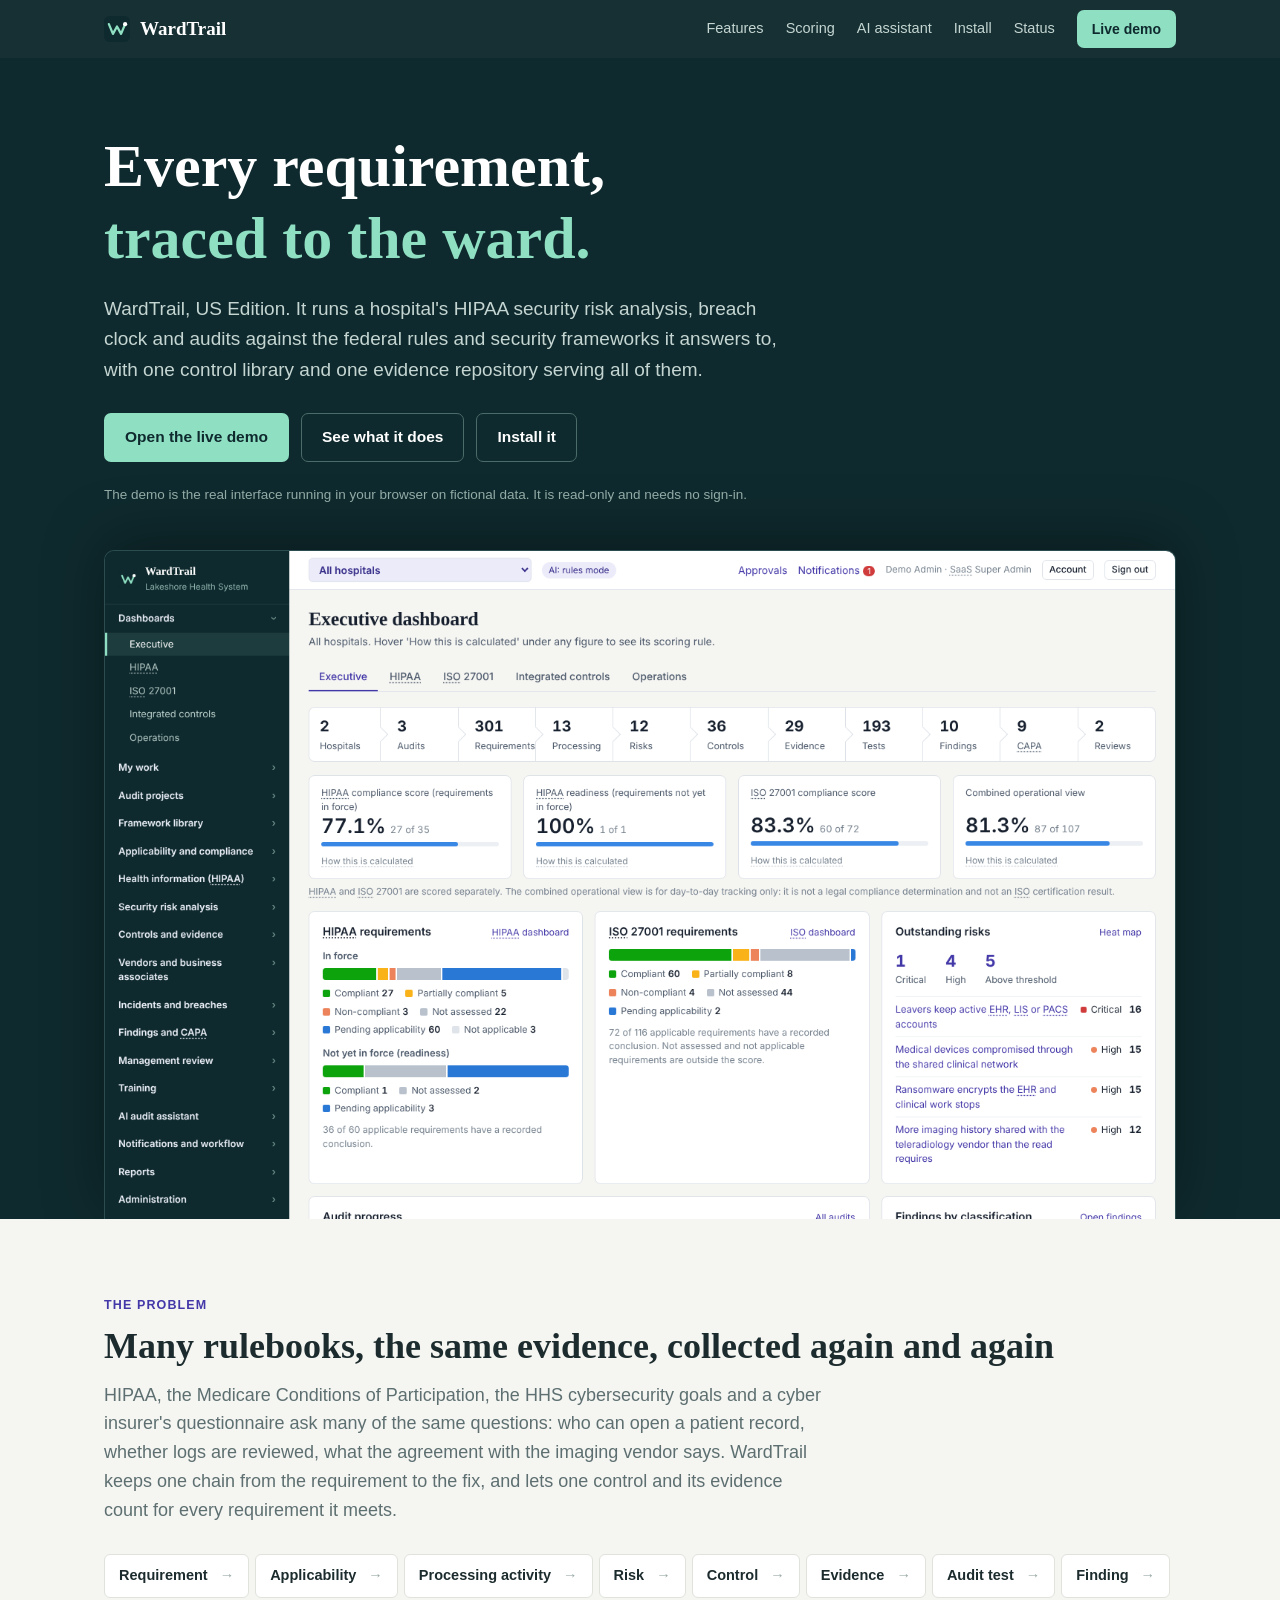
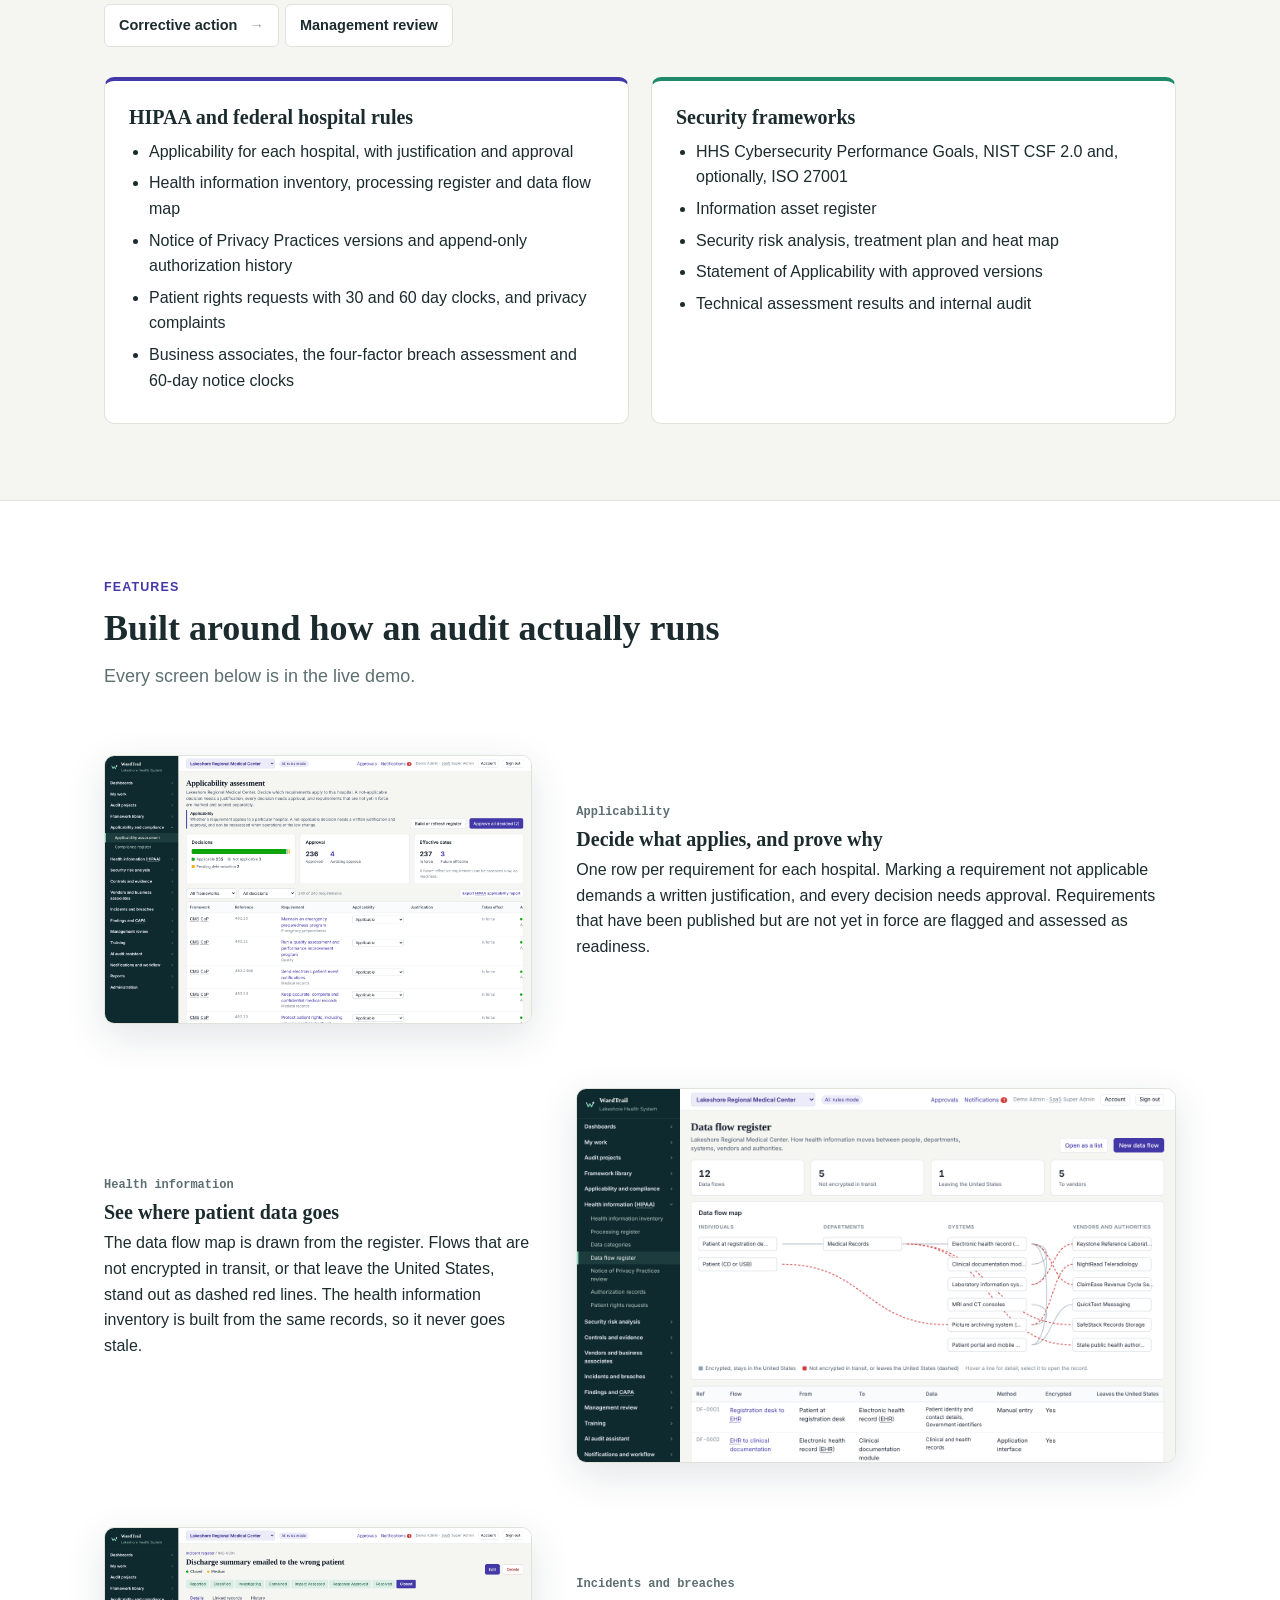
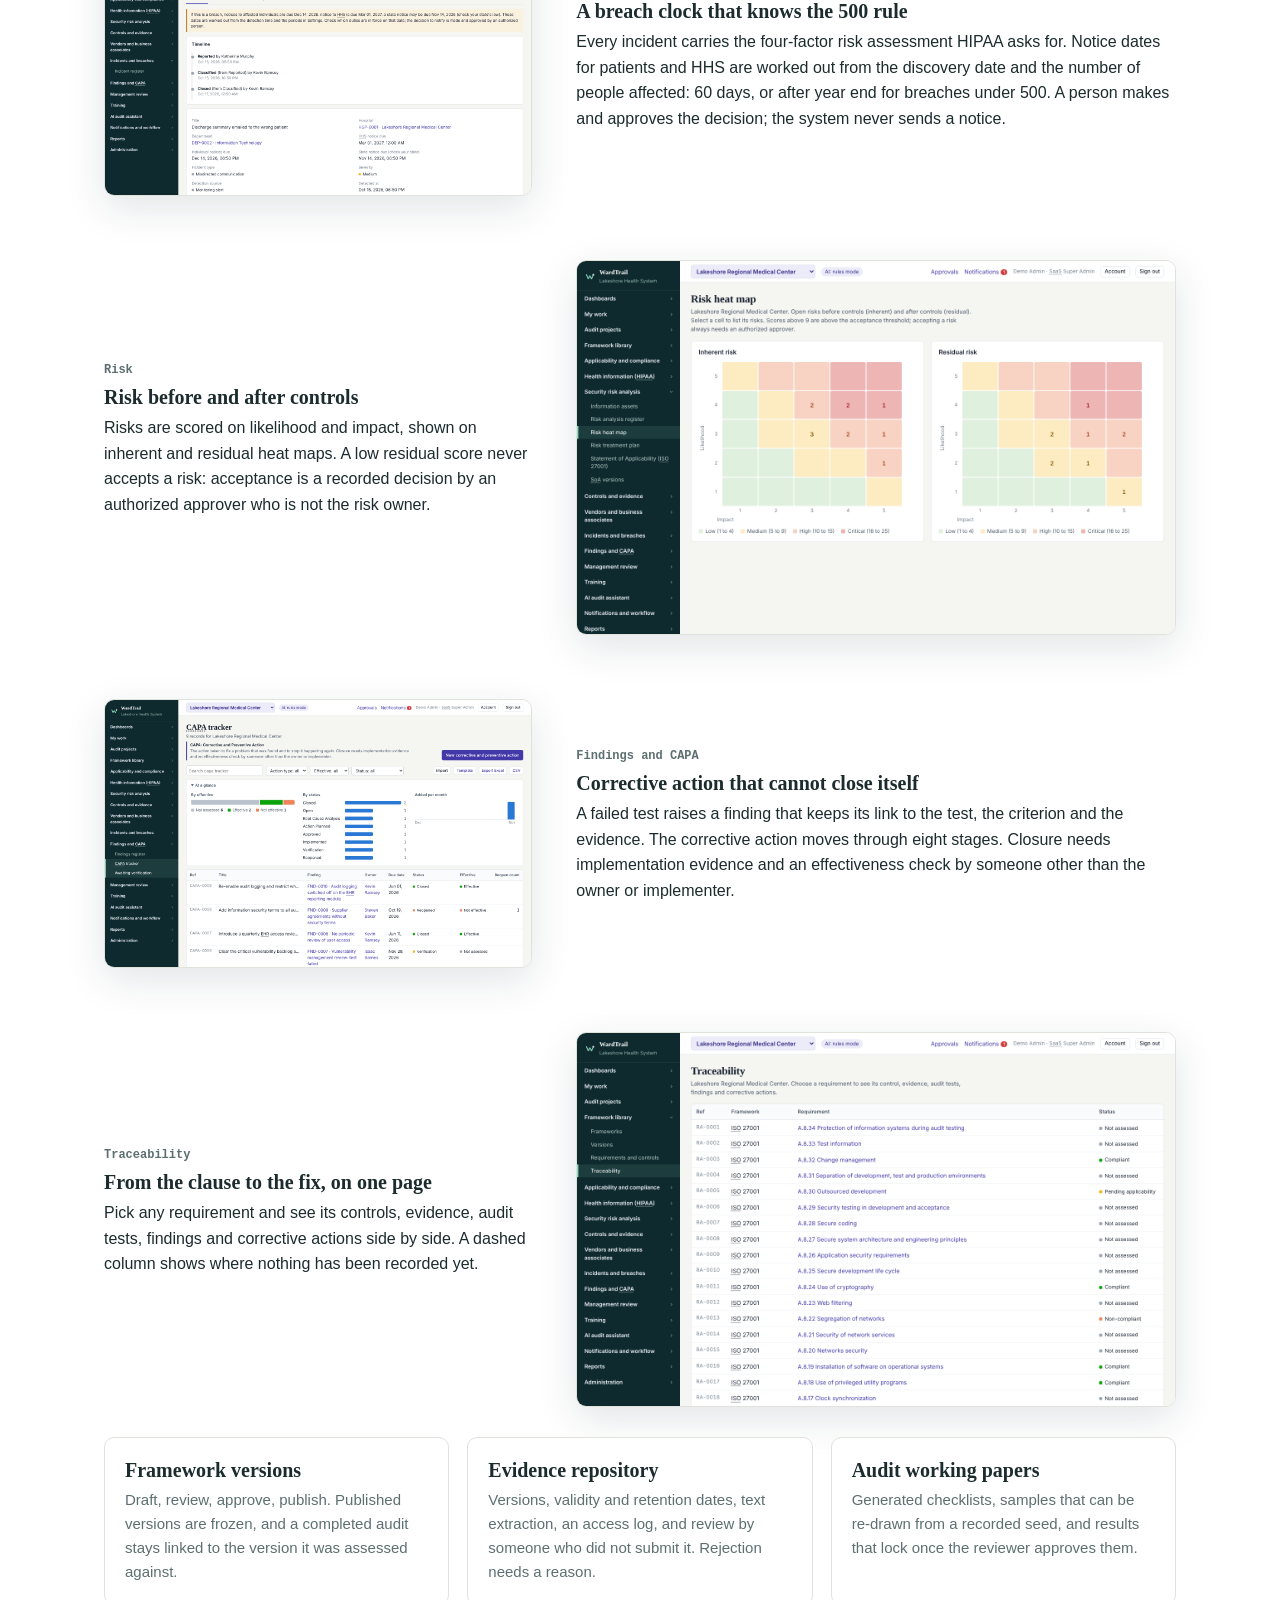
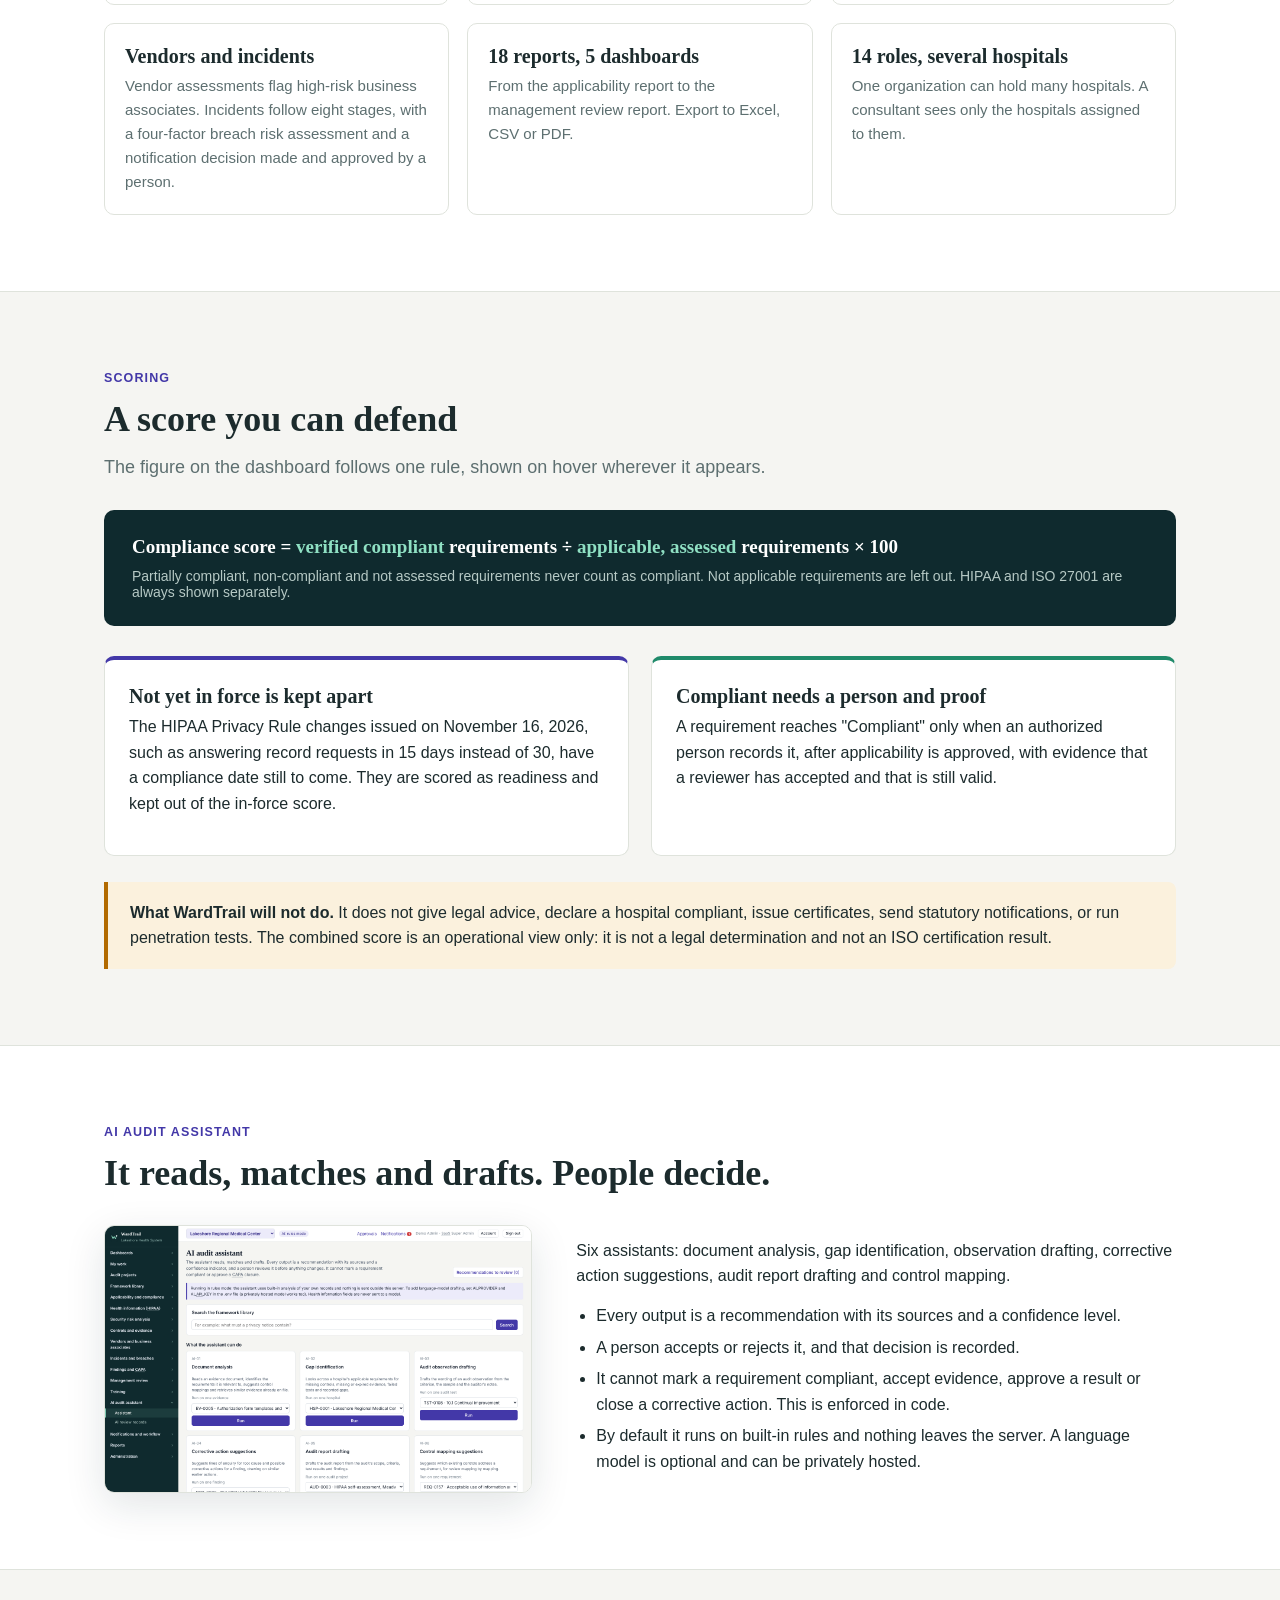
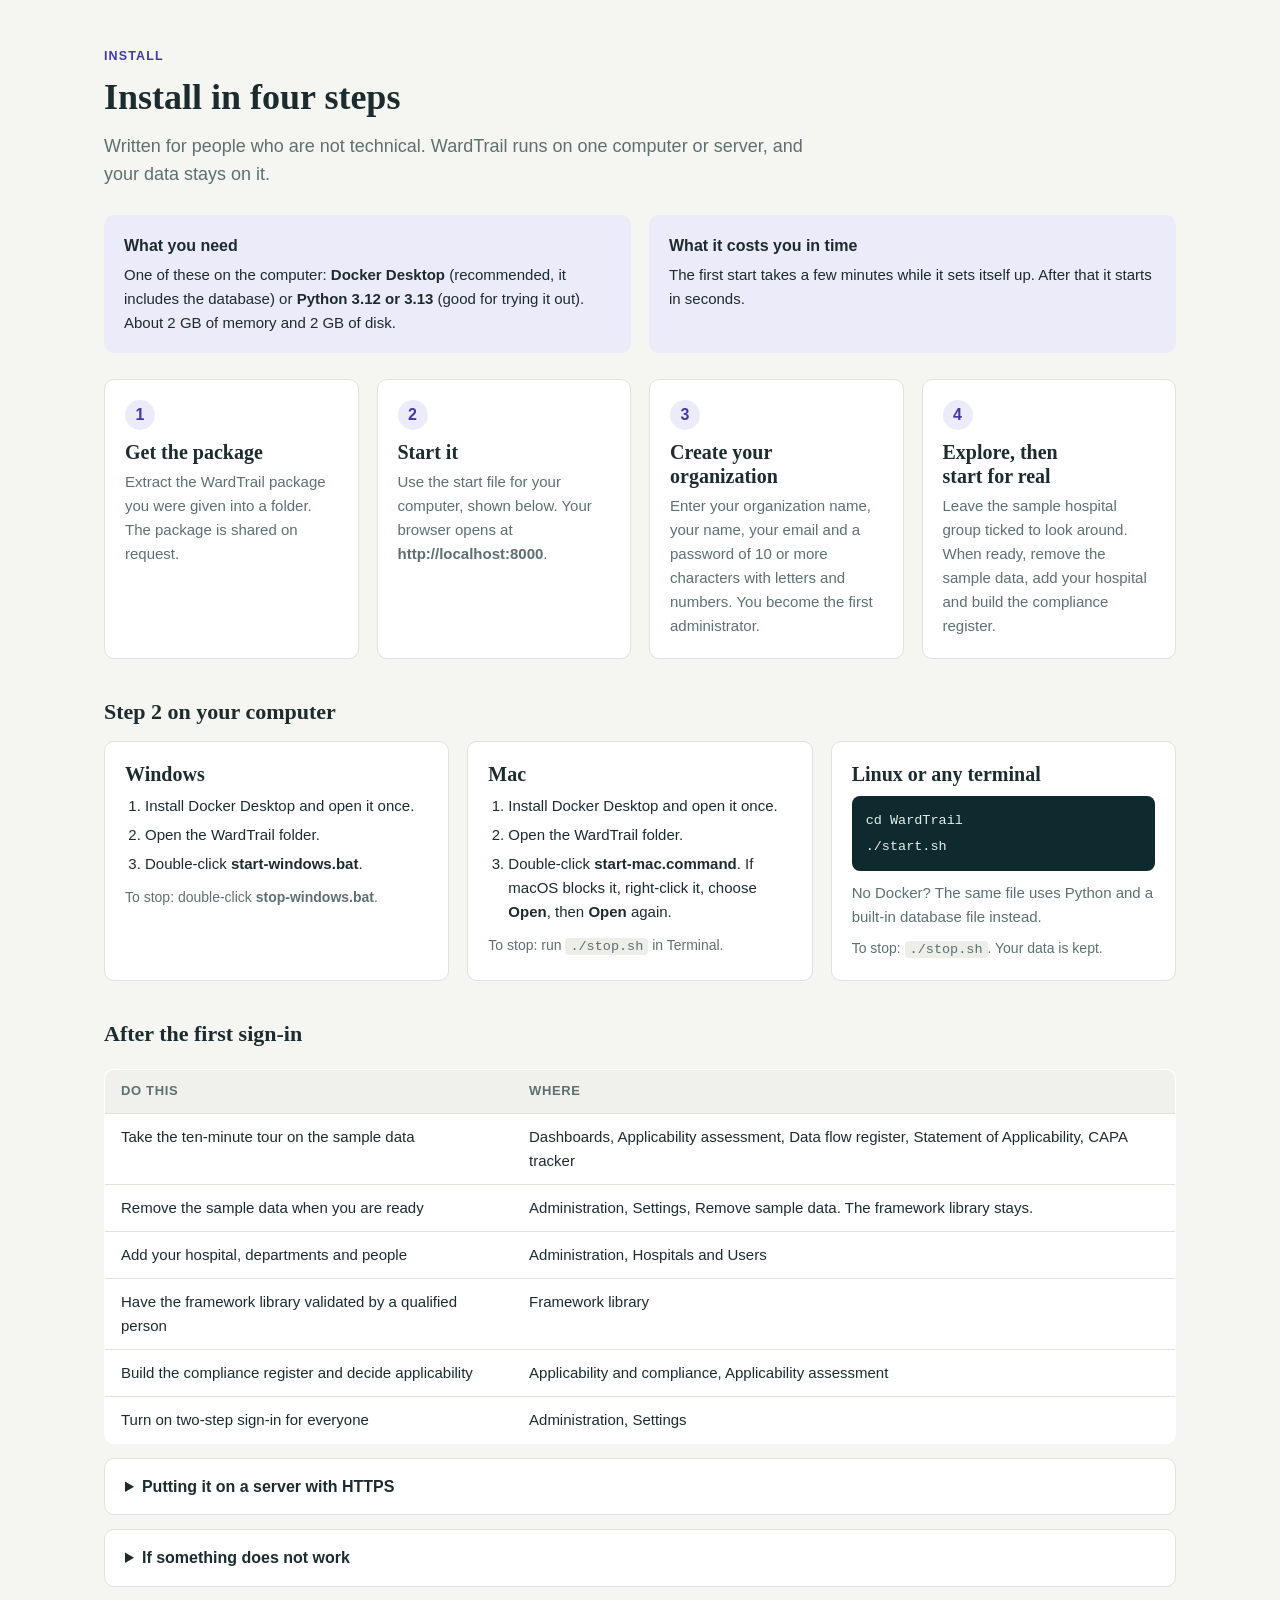
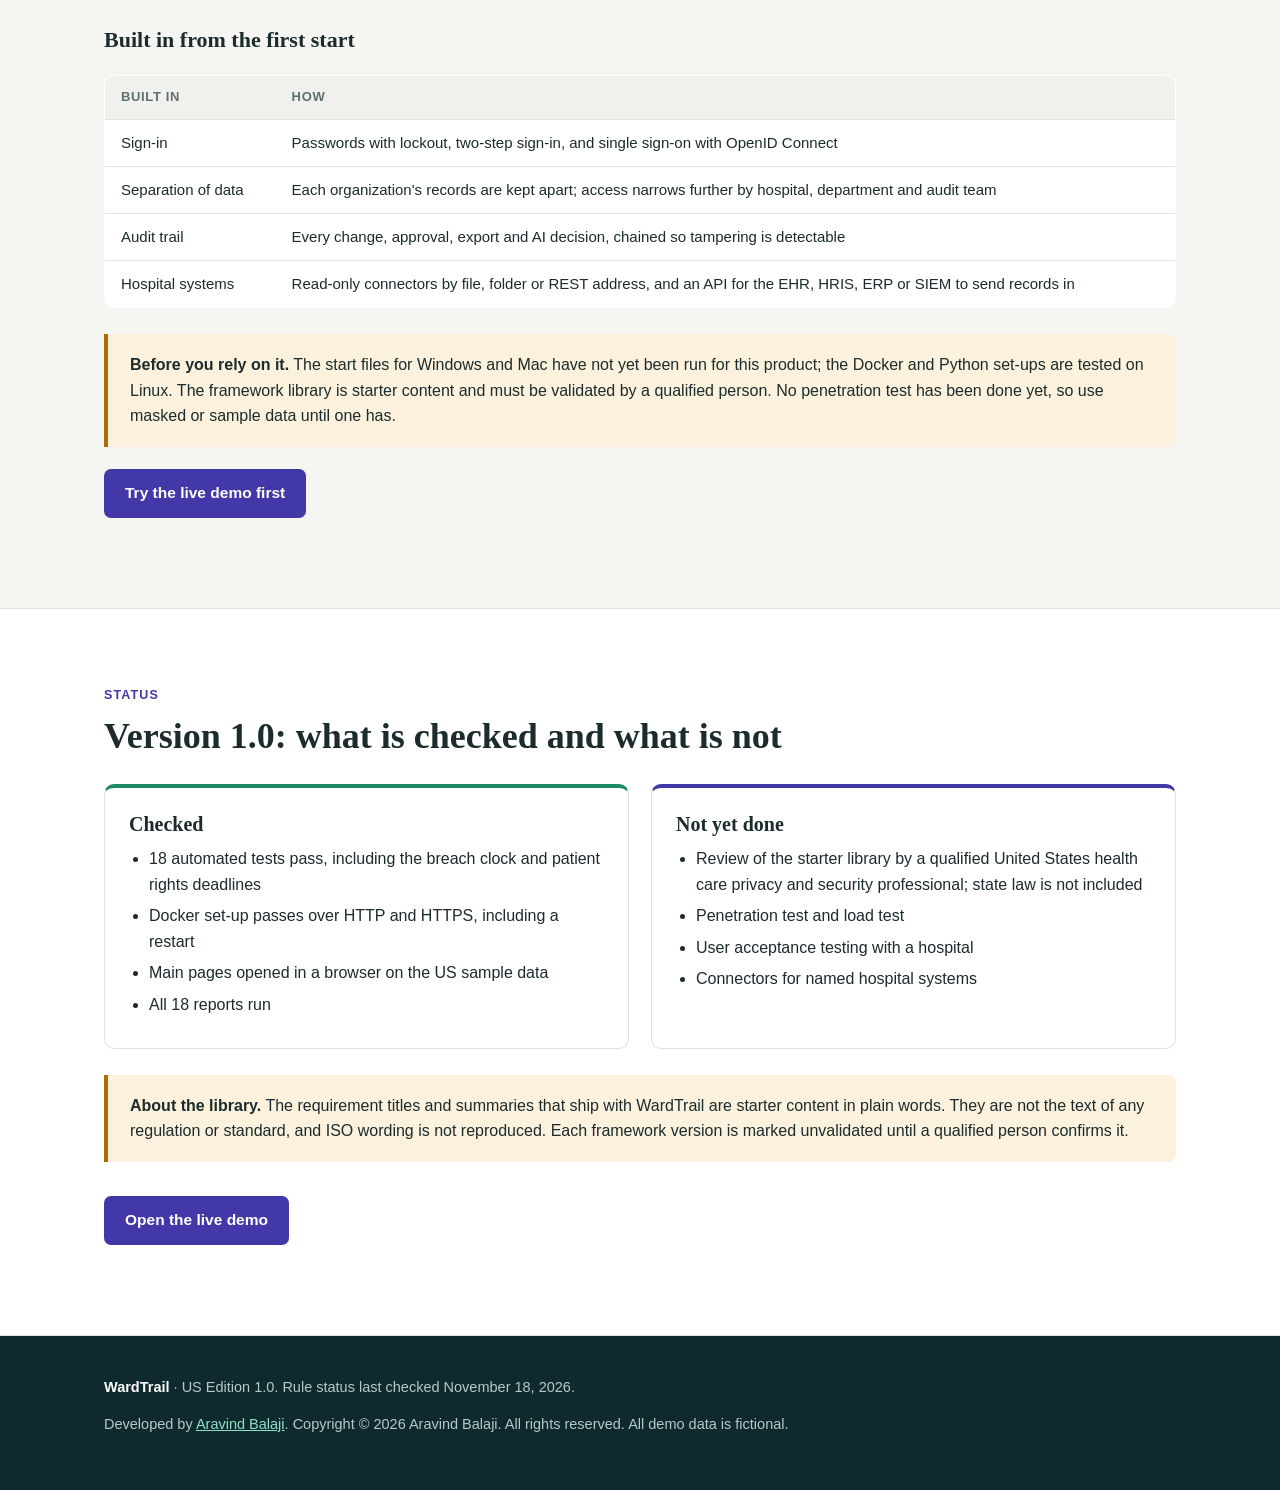
<file: index.html>
<!doctype html>
<html lang="en">
<head>
<meta charset="utf-8">
<meta name="viewport" content="width=device-width, initial-scale=1">
<title>WardTrail: HIPAA and federal compliance audits for United States hospitals</title>
<meta name="description" content="WardTrail runs a hospital's HIPAA security risk analysis, breach clock and federal compliance audits in one place, with one control library and one evidence repository. US Edition. Try the live demo.">
<link rel="icon" href="demo/static/favicon.svg">
<style>
:root { --ink: #0f2a2e; --ink2: #17393e; --paper: #f5f5f2; --card: #fff; --line: #dfe3dc; --text: #1c2b2d; --muted: #5d6f70; --iris: #4338a8; --iris-soft: #ecebfa; --mint: #8fe0c3; --warn: #b26a00; --warn-soft: #fbf1dd;
  --serif: "Iowan Old Style", "Palatino Linotype", Palatino, Georgia, serif; --sans: Inter, -apple-system, "Segoe UI", Roboto, "Helvetica Neue", Arial, sans-serif; }
* { box-sizing: border-box; } html { scroll-behavior: smooth; }
body { margin: 0; font: 16px/1.6 var(--sans); color: var(--text); background: var(--paper); }
a { color: var(--iris); } img { max-width: 100%; height: auto; display: block; }
.wrap { max-width: 1120px; margin: 0 auto; padding: 0 24px; }
h1, h2, h3 { font-family: var(--serif); line-height: 1.2; margin: 0; text-wrap: balance; }
h2 { font-size: clamp(26px, 3.4vw, 36px); margin-bottom: 12px; } h3 { font-size: 20px; margin-bottom: 6px; }
p { margin: 0 0 14px; } .lede { font-size: 18px; color: var(--muted); max-width: 720px; }
nav { position: sticky; top: 0; z-index: 5; background: rgba(15,42,46,.97); color: #fff; }
nav .wrap { display: flex; align-items: center; gap: 22px; height: 58px; }
nav .brand { display: flex; align-items: center; gap: 10px; font: 700 19px var(--serif); color: #fff; text-decoration: none; margin-right: auto; }
nav .brand img { width: 26px; height: 26px; } nav a.l { color: #c5d6d2; text-decoration: none; font-size: 14.5px; } nav a.l:hover { color: #fff; }
.btn { display: inline-block; padding: 11px 20px; border-radius: 7px; font-weight: 600; text-decoration: none; font-size: 15.5px; border: 1px solid transparent; }
.btn.mint { background: var(--mint); color: var(--ink); } .btn.mint:hover { background: #a6ebd2; }
.btn.ghost { border-color: #4b6b68; color: #fff; } .btn.ghost:hover { border-color: var(--mint); }
.btn.iris { background: var(--iris); color: #fff; } nav .btn { padding: 7px 14px; font-size: 14px; }
header.hero { background: var(--ink); color: #fff; padding: 72px 0 0; overflow: hidden; }
.hero h1 { font-size: clamp(36px, 5.6vw, 60px); max-width: 820px; } .hero h1 em { font-style: normal; color: var(--mint); }
.hero p.sub { font-size: 19px; color: #c5d6d2; max-width: 690px; margin: 20px 0 28px; }
.hero .cta { display: flex; gap: 12px; flex-wrap: wrap; margin-bottom: 22px; } .hero .fine { font-size: 13.5px; color: #93aba6; margin-bottom: 44px; }
.hero .shotwrap { display: block; overflow: hidden; border-radius: 10px 10px 0 0; border: 1px solid #2c4d50; border-bottom: 0; box-shadow: 0 -10px 60px rgba(0,0,0,.35); }
section { padding: 76px 0; } section.alt { background: #fff; border-top: 1px solid var(--line); border-bottom: 1px solid var(--line); }
.eyebrow { font-size: 12.5px; font-weight: 700; letter-spacing: .09em; text-transform: uppercase; color: var(--iris); margin-bottom: 10px; }
.chain { display: flex; flex-wrap: wrap; gap: 6px; list-style: none; padding: 0; margin: 30px 0 0; }
.chain li { background: var(--card); border: 1px solid var(--line); border-radius: 6px; padding: 9px 14px; font-size: 14.5px; font-weight: 600; }
.chain li::after { content: "→"; margin-left: 12px; color: #9aaba8; font-weight: 400; } .chain li:last-child::after { content: ""; margin: 0; }
.two { display: grid; grid-template-columns: 1fr 1fr; gap: 22px; margin-top: 30px; }
.fw { background: var(--card); border: 1px solid var(--line); border-radius: 10px; padding: 24px; border-top: 4px solid var(--iris); } .fw.b { border-top-color: #1f8a6a; }
.fw ul, .plain { margin: 10px 0 0; padding-left: 20px; } .fw li, .plain li { margin-bottom: 6px; }
.feature { display: grid; grid-template-columns: 5fr 7fr; gap: 44px; align-items: center; margin-top: 64px; } .feature:nth-of-type(even) .txt { order: 2; }
.feature > a { display: block; overflow: hidden; min-width: 0; border: 1px solid var(--line); border-radius: 10px; box-shadow: 0 12px 40px rgba(15,42,46,.12); } .feature > div { min-width: 0; } .feature img { width: 100%; }
.feature .req { font: 600 12px ui-monospace, Menlo, monospace; color: var(--muted); margin-bottom: 8px; }
.grid3 { display: grid; grid-template-columns: repeat(3, 1fr); gap: 18px; margin-top: 30px; }
.tile { background: var(--card); border: 1px solid var(--line); border-radius: 10px; padding: 20px; } .tile p { margin: 0; font-size: 15px; color: var(--muted); }
.formula { background: var(--ink); color: #fff; border-radius: 10px; padding: 26px 28px; margin-top: 28px; font: 600 clamp(15px, 2vw, 19px) var(--serif); }
.formula span { color: var(--mint); } .formula small { display: block; font: 400 14px var(--sans); color: #b6c9c5; margin-top: 10px; }
.no { background: var(--warn-soft); border-left: 4px solid var(--warn); border-radius: 0 8px 8px 0; padding: 18px 22px; margin-top: 26px; }
table { width: 100%; border-collapse: collapse; margin-top: 22px; background: var(--card); border: 1px solid var(--line); border-radius: 10px; overflow: hidden; font-size: 15px; }
th, td { text-align: left; padding: 11px 16px; border-bottom: 1px solid var(--line); vertical-align: top; } th { background: #f0f1ec; font-size: 13px; text-transform: uppercase; letter-spacing: .05em; color: var(--muted); } tr:last-child td { border-bottom: 0; }
.steps { counter-reset: s; list-style: none; padding: 0; margin: 26px 0 0; display: grid; grid-template-columns: repeat(3, 1fr); gap: 18px; }
.steps li { counter-increment: s; background: var(--card); border: 1px solid var(--line); border-radius: 10px; padding: 20px; } .steps li::before { content: counter(s); display: inline-grid; place-items: center; width: 30px; height: 30px; border-radius: 50%; background: var(--iris-soft); color: var(--iris); font-weight: 700; margin-bottom: 10px; }
.status { display: grid; grid-template-columns: 1fr 1fr; gap: 22px; margin-top: 26px; }
footer { background: var(--ink); color: #b6c9c5; padding: 40px 0; font-size: 14.5px; } footer a { color: var(--mint); } footer b { color: #fff; }
.need { display: grid; grid-template-columns: 1fr 1fr; gap: 18px; margin-top: 26px; } .need > div { background: var(--iris-soft); border-radius: 10px; padding: 18px 20px; } .need p { margin: 4px 0 0; font-size: 15px; }
.steps.four { grid-template-columns: repeat(4, 1fr); } .steps p { margin: 0; font-size: 15px; color: var(--muted); } h3.sub { margin: 40px 0 0; font-size: 22px; }
.os { display: grid; grid-template-columns: repeat(3, 1fr); gap: 18px; margin-top: 16px; } .os ol { margin: 8px 0 10px; padding-left: 20px; font-size: 15px; } .os li { margin-bottom: 5px; } .os .tile p { margin-top: 8px; } .os .stop { font-size: 14px; }
code { font: 13.5px ui-monospace, Menlo, Consolas, monospace; background: #eceee7; padding: 1px 5px; border-radius: 4px; overflow-wrap: anywhere; } pre { background: var(--ink); color: #e3efec; border-radius: 8px; padding: 12px 14px; margin: 10px 0; overflow-x: auto; } pre code { background: none; padding: 0; color: inherit; overflow-wrap: normal; }
details.more { background: var(--card); border: 1px solid var(--line); border-radius: 10px; padding: 0 20px; margin-top: 14px; } details.more summary { cursor: pointer; font-weight: 600; padding: 15px 0; } details.more[open] { padding-bottom: 16px; } details.more ol { padding-left: 20px; margin: 0 0 10px; } details.more table { margin-top: 4px; }
@media (max-width: 860px) { .need, .os, .steps.four { grid-template-columns: 1fr; }  .two, .feature, .grid3, .steps, .status { grid-template-columns: 1fr; } .feature:nth-of-type(even) .txt { order: 0; } nav a.l { display: none; } section { padding: 54px 0; } .feature { margin-top: 44px; gap: 20px; } }
/* Phones: a full desktop screenshot shrunk to phone width is unreadable, so show the working area of each screen (without the menu) at about 1.7 times the size. */
@media (max-width: 600px) {
  .wrap { padding: 0 18px; } header.hero { padding-top: 48px; } .hero p.sub { font-size: 17px; } .lede { font-size: 16.5px; } section { padding: 44px 0; }
  .hero .cta .btn { flex: 1 1 100%; text-align: center; }
  .feature > a, .hero .shotwrap { aspect-ratio: 4 / 3; } .feature > a img, .hero .shotwrap img { width: 172%; max-width: none; margin-left: -27%; }
  .chain li { padding: 7px 10px; font-size: 13.5px; } .chain li::after { margin-left: 8px; }
  .fw, .tile, .steps li { padding: 18px; } .formula { padding: 20px; } .no { padding: 16px 18px; }
  table { font-size: 14px; } th, td { padding: 9px 10px; }
}
@media (min-width: 601px) and (max-width: 860px) { .grid3, .steps, .steps.four { grid-template-columns: 1fr 1fr; } }
@media (min-width: 861px) and (max-width: 1040px) { .steps.four { grid-template-columns: 1fr 1fr; } }
</style>
</head>
<body>
<nav><div class="wrap">
  <a class="brand" href="#top"><img src="demo/static/favicon.svg" alt="">WardTrail</a>
  <a class="l" href="#features">Features</a><a class="l" href="#scoring">Scoring</a><a class="l" href="#assistant">AI assistant</a><a class="l" href="#install">Install</a><a class="l" href="#status">Status</a>
  <a class="btn mint" href="demo/">Live demo</a>
</div></nav>

<header class="hero" id="top"><div class="wrap">
  <h1>Every requirement, <em>traced to the ward.</em></h1>
  <p class="sub">WardTrail, US Edition. It runs a hospital's HIPAA security risk analysis, breach clock and audits against the federal rules and security frameworks it answers to, with one control library and one evidence repository serving all of them.</p>
  <div class="cta"><a class="btn mint" href="demo/">Open the live demo</a><a class="btn ghost" href="#features">See what it does</a><a class="btn ghost" href="#install">Install it</a></div>
  <p class="fine">The demo is the real interface running in your browser on fictional data. It is read-only and needs no sign-in.</p>
  <a class="shotwrap" href="demo/"><img src="images/dashboard.png" alt="WardTrail executive dashboard showing separate HIPAA and ISO 27001 scores, audit progress, findings, CAPA aging and risks for a sample hospital" width="1440" height="1180"></a>
</div></header>

<section><div class="wrap">
  <div class="eyebrow">The problem</div>
  <h2>Many rulebooks, the same evidence, collected again and again</h2>
  <p class="lede">HIPAA, the Medicare Conditions of Participation, the HHS cybersecurity goals and a cyber insurer's questionnaire ask many of the same questions: who can open a patient record, whether logs are reviewed, what the agreement with the imaging vendor says. WardTrail keeps one chain from the requirement to the fix, and lets one control and its evidence count for every requirement it meets.</p>
  <ul class="chain"><li>Requirement</li><li>Applicability</li><li>Processing activity</li><li>Risk</li><li>Control</li><li>Evidence</li><li>Audit test</li><li>Finding</li><li>Corrective action</li><li>Management review</li></ul>
  <div class="two">
    <div class="fw"><h3>HIPAA and federal hospital rules</h3><ul><li>Applicability for each hospital, with justification and approval</li><li>Health information inventory, processing register and data flow map</li><li>Notice of Privacy Practices versions and append-only authorization history</li><li>Patient rights requests with 30 and 60 day clocks, and privacy complaints</li><li>Business associates, the four-factor breach assessment and 60-day notice clocks</li></ul></div>
    <div class="fw b"><h3>Security frameworks</h3><ul><li>HHS Cybersecurity Performance Goals, NIST CSF 2.0 and, optionally, ISO 27001</li><li>Information asset register</li><li>Security risk analysis, treatment plan and heat map</li><li>Statement of Applicability with approved versions</li><li>Technical assessment results and internal audit</li></ul></div>
  </div>
</div></section>

<section class="alt" id="features"><div class="wrap">
  <div class="eyebrow">Features</div>
  <h2>Built around how an audit actually runs</h2>
  <p class="lede">Every screen below is in the live demo.</p>

  <div class="feature"><div class="txt"><div class="req">Applicability</div><h3>Decide what applies, and prove why</h3><p>One row per requirement for each hospital. Marking a requirement not applicable demands a written justification, and every decision needs approval. Requirements that have been published but are not yet in force are flagged and assessed as readiness.</p></div>
    <a href="demo/#/applicability"><img src="images/applicability.png" alt="Applicability assessment matrix with a decision, justification, effective date and approval for each requirement" loading="lazy"></a></div>

  <div class="feature"><div class="txt"><div class="req">Health information</div><h3>See where patient data goes</h3><p>The data flow map is drawn from the register. Flows that are not encrypted in transit, or that leave the United States, stand out as dashed red lines. The health information inventory is built from the same records, so it never goes stale.</p></div>
    <a href="demo/#/dataflows"><img src="images/dataflow.png" alt="Data flow map linking individuals, departments, systems and vendors, with unencrypted flows highlighted" loading="lazy"></a></div>

  <div class="feature"><div class="txt"><div class="req">Incidents and breaches</div><h3>A breach clock that knows the 500 rule</h3><p>Every incident carries the four-factor risk assessment HIPAA asks for. Notice dates for patients and HHS are worked out from the discovery date and the number of people affected: 60 days, or after year end for breaches under 500. A person makes and approves the decision; the system never sends a notice.</p></div>
    <a href="demo/#/soa"><img src="images/breach.png" alt="Incident record with breach risk assessment and notice dates" loading="lazy"></a></div>

  <div class="feature"><div class="txt"><div class="req">Risk</div><h3>Risk before and after controls</h3><p>Risks are scored on likelihood and impact, shown on inherent and residual heat maps. A low residual score never accepts a risk: acceptance is a recorded decision by an authorized approver who is not the risk owner.</p></div>
    <a href="demo/#/heatmap"><img src="images/heatmap.png" alt="Inherent and residual risk heat maps" loading="lazy"></a></div>

  <div class="feature"><div class="txt"><div class="req">Findings and CAPA</div><h3>Corrective action that cannot close itself</h3><p>A failed test raises a finding that keeps its link to the test, the criterion and the evidence. The corrective action moves through eight stages. Closure needs implementation evidence and an effectiveness check by someone other than the owner or implementer.</p></div>
    <a href="demo/#/e/capa/4"><img src="images/capa.png" alt="A corrective action record showing its lifecycle stages and the independent verification rule" loading="lazy"></a></div>

  <div class="feature"><div class="txt"><div class="req">Traceability</div><h3>From the clause to the fix, on one page</h3><p>Pick any requirement and see its controls, evidence, audit tests, findings and corrective actions side by side. A dashed column shows where nothing has been recorded yet.</p></div>
    <a href="demo/#/trace/60"><img src="images/trace.png" alt="Traceability view from requirement through control, evidence and audit test to finding" loading="lazy"></a></div>

  <div class="grid3">
    <div class="tile"><h3>Framework versions</h3><p>Draft, review, approve, publish. Published versions are frozen, and a completed audit stays linked to the version it was assessed against.</p></div>
    <div class="tile"><h3>Evidence repository</h3><p>Versions, validity and retention dates, text extraction, an access log, and review by someone who did not submit it. Rejection needs a reason.</p></div>
    <div class="tile"><h3>Audit working papers</h3><p>Generated checklists, samples that can be re-drawn from a recorded seed, and results that lock once the reviewer approves them.</p></div>
    <div class="tile"><h3>Vendors and incidents</h3><p>Vendor assessments flag high-risk business associates. Incidents follow eight stages, with a four-factor breach risk assessment and a notification decision made and approved by a person.</p></div>
    <div class="tile"><h3>18 reports, 5 dashboards</h3><p>From the applicability report to the management review report. Export to Excel, CSV or PDF.</p></div>
    <div class="tile"><h3>14 roles, several hospitals</h3><p>One organization can hold many hospitals. A consultant sees only the hospitals assigned to them.</p></div>
  </div>
</div></section>

<section id="scoring"><div class="wrap">
  <div class="eyebrow">Scoring</div>
  <h2>A score you can defend</h2>
  <p class="lede">The figure on the dashboard follows one rule, shown on hover wherever it appears.</p>
  <div class="formula">Compliance score = <span>verified compliant</span> requirements ÷ <span>applicable, assessed</span> requirements × 100
    <small>Partially compliant, non-compliant and not assessed requirements never count as compliant. Not applicable requirements are left out. HIPAA and ISO 27001 are always shown separately.</small></div>
  <div class="two">
    <div class="fw"><h3>Not yet in force is kept apart</h3><p>The HIPAA Privacy Rule changes issued on November 16, 2026, such as answering record requests in 15 days instead of 30, have a compliance date still to come. They are scored as readiness and kept out of the in-force score.</p></div>
    <div class="fw b"><h3>Compliant needs a person and proof</h3><p>A requirement reaches "Compliant" only when an authorized person records it, after applicability is approved, with evidence that a reviewer has accepted and that is still valid.</p></div>
  </div>
  <div class="no"><b>What WardTrail will not do.</b> It does not give legal advice, declare a hospital compliant, issue certificates, send statutory notifications, or run penetration tests. The combined score is an operational view only: it is not a legal determination and not an ISO certification result.</div>
</div></section>

<section class="alt" id="assistant"><div class="wrap">
  <div class="eyebrow">AI audit assistant</div>
  <h2>It reads, matches and drafts. People decide.</h2>
  <div class="feature" style="margin-top:30px"><div class="txt">
    <p>Six assistants: document analysis, gap identification, observation drafting, corrective action suggestions, audit report drafting and control mapping.</p>
    <ul class="plain"><li>Every output is a recommendation with its sources and a confidence level.</li><li>A person accepts or rejects it, and that decision is recorded.</li><li>It cannot mark a requirement compliant, accept evidence, approve a result or close a corrective action. This is enforced in code.</li><li>By default it runs on built-in rules and nothing leaves the server. A language model is optional and can be privately hosted.</li></ul></div>
    <a href="demo/#/e/ai_recommendation/1"><img src="images/ai.png" alt="An AI recommendation listing possible gaps with confidence levels and source references, awaiting human review" loading="lazy"></a></div>
</div></section>

<section id="install"><div class="wrap">
  <div class="eyebrow">Install</div>
  <h2>Install in four steps</h2>
  <p class="lede">Written for people who are not technical. WardTrail runs on one computer or server, and your data stays on it.</p>

  <div class="need">
    <div><b>What you need</b><p>One of these on the computer: <b>Docker Desktop</b> (recommended, it includes the database) or <b>Python 3.12 or 3.13</b> (good for trying it out). About 2 GB of memory and 2 GB of disk.</p></div>
    <div><b>What it costs you in time</b><p>The first start takes a few minutes while it sets itself up. After that it starts in seconds.</p></div>
  </div>

  <ol class="steps four">
    <li><h3>Get the package</h3><p>Extract the WardTrail package you were given into a folder. The package is shared on request.</p></li>
    <li><h3>Start it</h3><p>Use the start file for your computer, shown below. Your browser opens at <b>http://localhost:8000</b>.</p></li>
    <li><h3>Create your organization</h3><p>Enter your organization name, your name, your email and a password of 10 or more characters with letters and numbers. You become the first administrator.</p></li>
    <li><h3>Explore, then start for real</h3><p>Leave the sample hospital group ticked to look around. When ready, remove the sample data, add your hospital and build the compliance register.</p></li>
  </ol>

  <h3 class="sub">Step 2 on your computer</h3>
  <div class="os">
    <div class="tile"><h3>Windows</h3><ol><li>Install Docker Desktop and open it once.</li><li>Open the WardTrail folder.</li><li>Double-click <b>start-windows.bat</b>.</li></ol><p class="stop">To stop: double-click <b>stop-windows.bat</b>.</p></div>
    <div class="tile"><h3>Mac</h3><ol><li>Install Docker Desktop and open it once.</li><li>Open the WardTrail folder.</li><li>Double-click <b>start-mac.command</b>. If macOS blocks it, right-click it, choose <b>Open</b>, then <b>Open</b> again.</li></ol><p class="stop">To stop: run <code>./stop.sh</code> in Terminal.</p></div>
    <div class="tile"><h3>Linux or any terminal</h3><pre><code>cd WardTrail
./start.sh</code></pre><p>No Docker? The same file uses Python and a built-in database file instead.</p><p class="stop">To stop: <code>./stop.sh</code>. Your data is kept.</p></div>
  </div>

  <h3 class="sub">After the first sign-in</h3>
  <table><thead><tr><th>Do this</th><th>Where</th></tr></thead><tbody>
    <tr><td>Take the ten-minute tour on the sample data</td><td>Dashboards, Applicability assessment, Data flow register, Statement of Applicability, CAPA tracker</td></tr>
    <tr><td>Remove the sample data when you are ready</td><td>Administration, Settings, Remove sample data. The framework library stays.</td></tr>
    <tr><td>Add your hospital, departments and people</td><td>Administration, Hospitals and Users</td></tr>
    <tr><td>Have the framework library validated by a qualified person</td><td>Framework library</td></tr>
    <tr><td>Build the compliance register and decide applicability</td><td>Applicability and compliance, Applicability assessment</td></tr>
    <tr><td>Turn on two-step sign-in for everyone</td><td>Administration, Settings</td></tr>
  </tbody></table>

  <details class="more"><summary>Putting it on a server with HTTPS</summary>
    <ol><li>Point your domain name at the server and open ports 80 and 443.</li><li>In the file <code>.env</code> set <code>WARDTRAIL_DOMAIN</code> to your domain and <code>WARDTRAIL_BIND=127.0.0.1</code>. Change <code>POSTGRES_PASSWORD</code> before the first start.</li><li>Start with the command below. The certificate is obtained and renewed for you.</li></ol>
    <pre><code>docker compose --profile https up -d --build</code></pre>
    <p>Back up with <code>scripts/backup.sh</code> and keep the copy off the server. Encrypt the server's disk: WardTrail does not encrypt stored files by itself.</p>
  </details>
  <details class="more"><summary>If something does not work</summary>
    <table><thead><tr><th>What you see</th><th>What to do</th></tr></thead><tbody>
      <tr><td>Nothing at localhost:8000</td><td>The first start is still setting up. Wait a few minutes and refresh.</td></tr>
      <tr><td>"Port 8000 is in use"</td><td>Open <code>.env</code>, change <code>WARDTRAIL_PORT</code> to another number such as 8010, and start again.</td></tr>
      <tr><td>Docker is not running</td><td>Open Docker Desktop and wait until it says it is running, then start again.</td></tr>
      <tr><td>Forgot the only administrator's password</td><td>On the server run <code>python -m app.cli reset-password you@example.com</code></td></tr>
    </tbody></table>
  </details>

  <h3 class="sub">Built in from the first start</h3>
  <table><thead><tr><th>Built in</th><th>How</th></tr></thead><tbody>
    <tr><td>Sign-in</td><td>Passwords with lockout, two-step sign-in, and single sign-on with OpenID Connect</td></tr>
    <tr><td>Separation of data</td><td>Each organization's records are kept apart; access narrows further by hospital, department and audit team</td></tr>
    <tr><td>Audit trail</td><td>Every change, approval, export and AI decision, chained so tampering is detectable</td></tr>
    <tr><td>Hospital systems</td><td>Read-only connectors by file, folder or REST address, and an API for the EHR, HRIS, ERP or SIEM to send records in</td></tr>
  </tbody></table>
  <div class="no"><b>Before you rely on it.</b> The start files for Windows and Mac have not yet been run for this product; the Docker and Python set-ups are tested on Linux. The framework library is starter content and must be validated by a qualified person. No penetration test has been done yet, so use masked or sample data until one has.</div>
  <p style="margin-top:22px"><a class="btn iris" href="demo/">Try the live demo first</a></p>
</div></section>

<section class="alt" id="status"><div class="wrap">
  <div class="eyebrow">Status</div>
  <h2>Version 1.0: what is checked and what is not</h2>
  <div class="status">
    <div class="fw b"><h3>Checked</h3><ul><li>18 automated tests pass, including the breach clock and patient rights deadlines</li><li>Docker set-up passes over HTTP and HTTPS, including a restart</li><li>Main pages opened in a browser on the US sample data</li><li>All 18 reports run</li></ul></div>
    <div class="fw"><h3>Not yet done</h3><ul><li>Review of the starter library by a qualified United States health care privacy and security professional; state law is not included</li><li>Penetration test and load test</li><li>User acceptance testing with a hospital</li><li>Connectors for named hospital systems</li></ul></div>
  </div>
  <div class="no"><b>About the library.</b> The requirement titles and summaries that ship with WardTrail are starter content in plain words. They are not the text of any regulation or standard, and ISO wording is not reproduced. Each framework version is marked unvalidated until a qualified person confirms it.</div>
  <p style="margin-top:34px"><a class="btn iris" href="demo/">Open the live demo</a></p>
</div></section>

<footer><div class="wrap">
  <p><b>WardTrail</b> · US Edition 1.0. Rule status last checked November 18, 2026.</p>
  <p>Developed by <a href="https://aravindbalaji.com">Aravind Balaji</a>. Copyright © 2026 Aravind Balaji. All rights reserved. All demo data is fictional.</p>
</div></footer>
</body>
</html>
</file>
